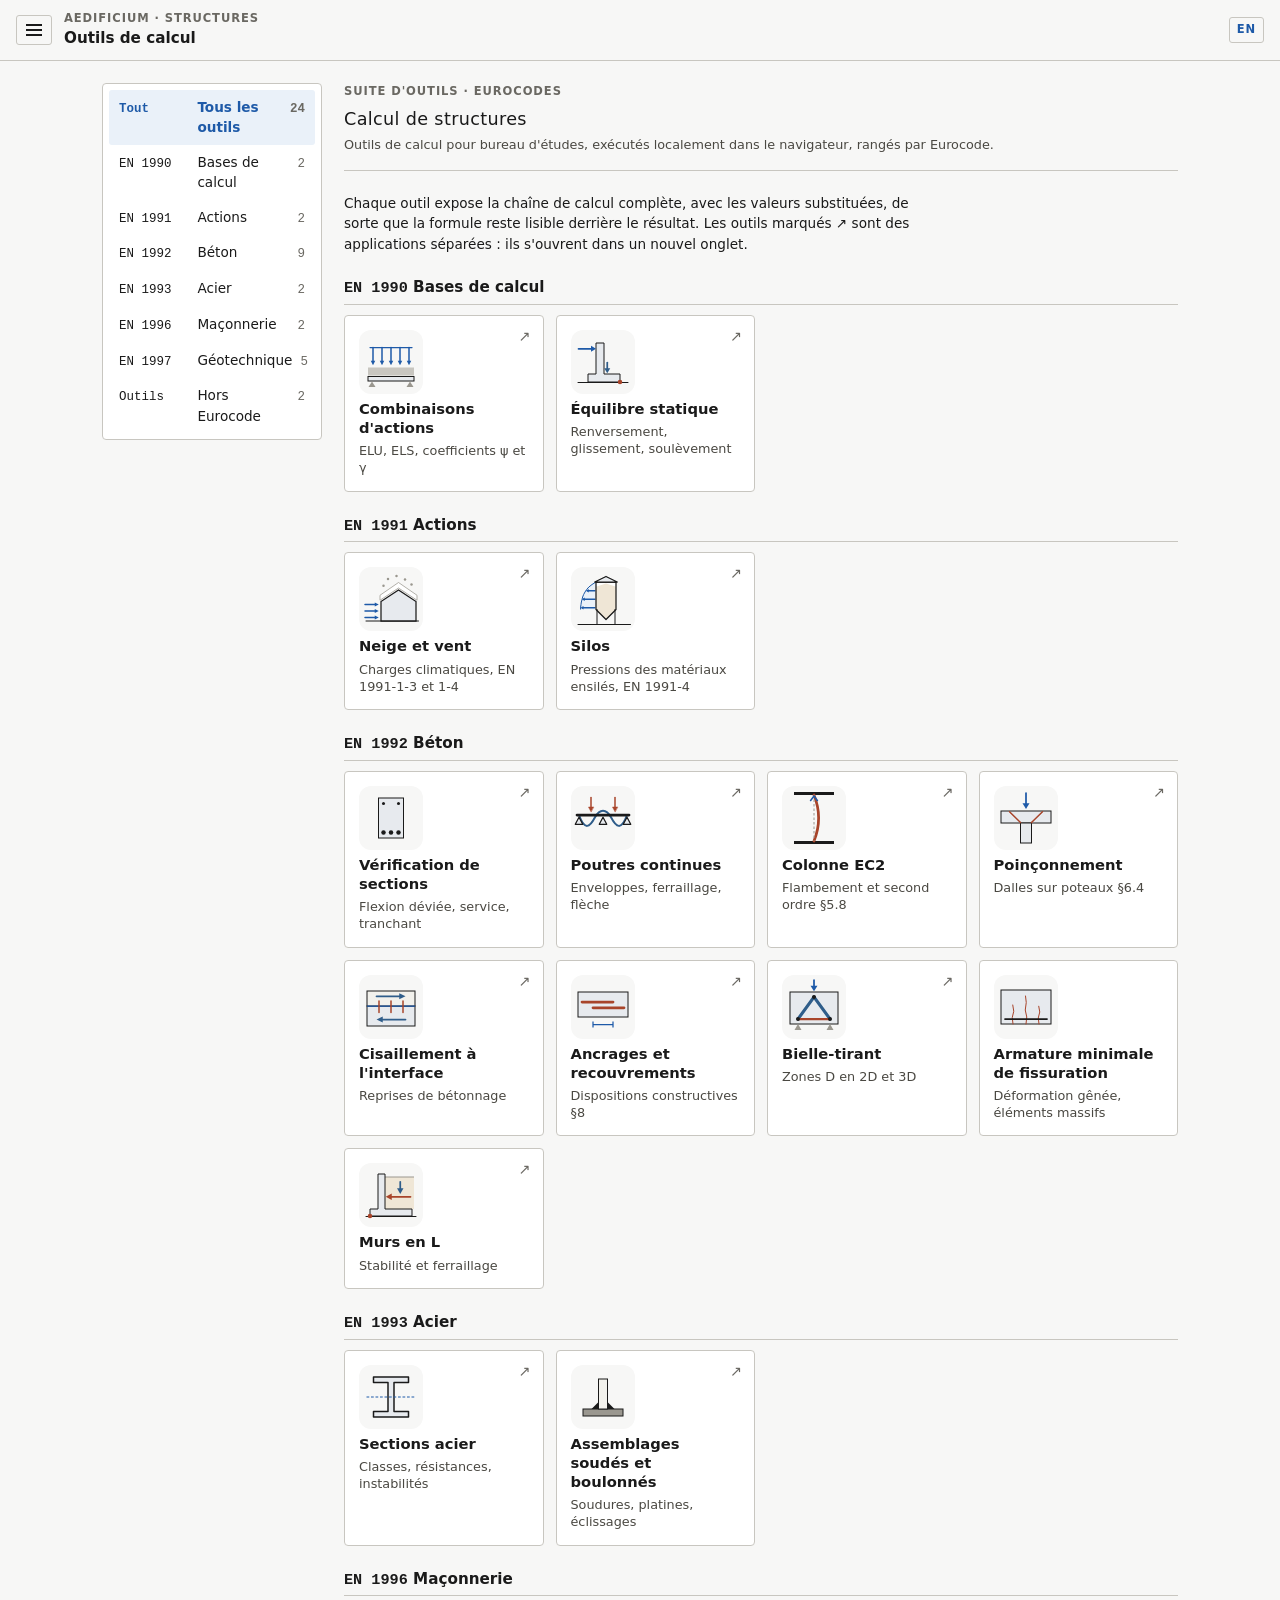
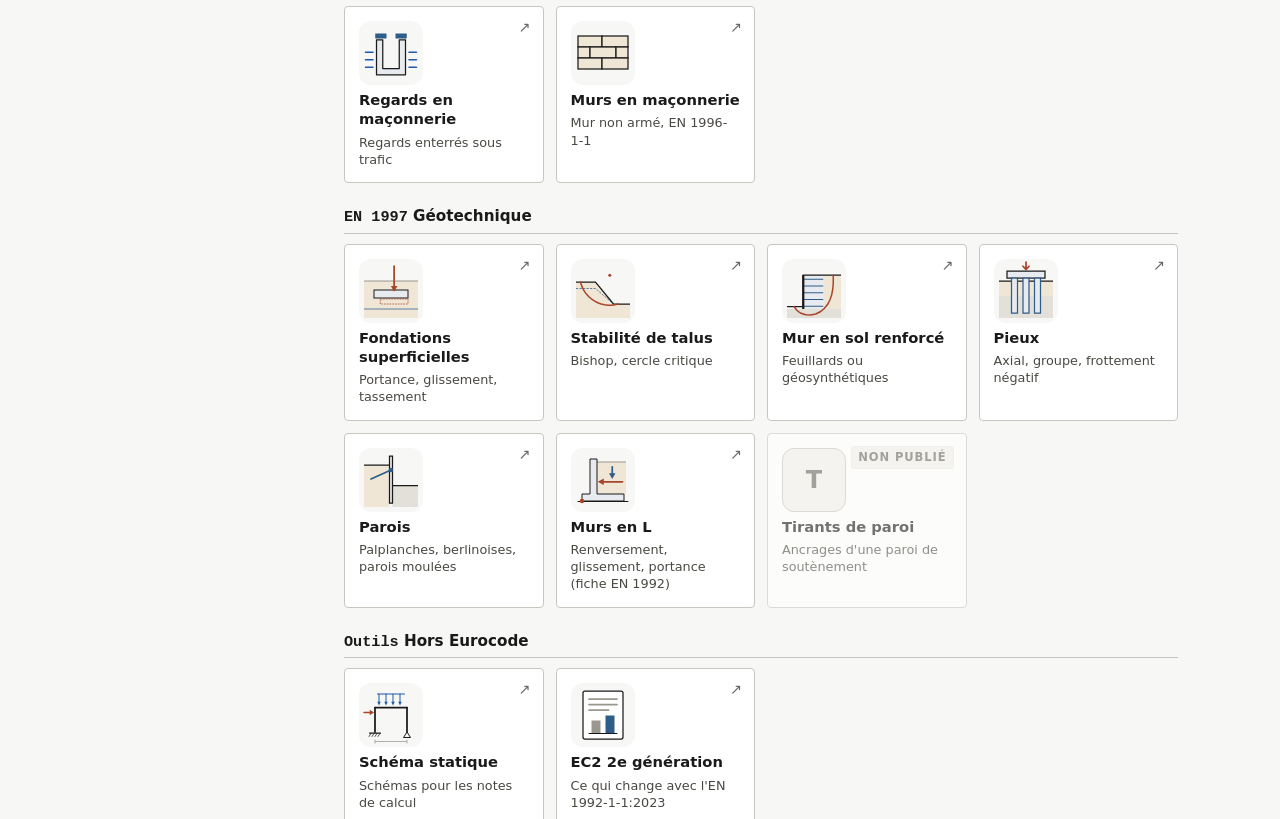
<file: index.html>
<!DOCTYPE html>
<html lang="fr">
<head>
<meta charset="UTF-8">
<meta name="viewport" content="width=device-width, initial-scale=1.0">
<title>Aedificium · Outils de calcul de structures</title>
<link rel="stylesheet" href="./hub.css">
</head>
<body>
<div class="app">
  <div class="scrim" onclick="toggleNav(false)"></div>

  <aside class="nav" id="nav">
    <div class="brand">
      <div class="eyebrow">Aedificium · Structures</div>
      <div class="name">Outils de calcul</div>
      <div class="desc">Bureau d'études · Eurocodes</div>
    </div>
    <nav class="menu" id="menu"></nav>
    <div class="nav-foot">
      Calculs exécutés localement, sans transmission de données. Eurocodes, 1<sup>re</sup> génération, valeurs recommandées.
    </div>
  </aside>

  <main>
    <div class="topbar">
      <button class="hamb" id="hamb" aria-label="Menu" aria-controls="nav" aria-expanded="false"
              onclick="toggleNav(!document.body.classList.contains('nav-open'))"><span></span><span></span><span></span></button>
      <div><div class="t-eyebrow">Aedificium · Structures</div><div class="t-name">Outils de calcul</div></div>
      <a class="barre-langue" id="langue" href="en/" hreflang="en" lang="en" aria-label="English version">EN</a>
    </div>
    <div class="view-wrap"><div id="view"></div></div>
  </main>
</div>

<!--
  Charge AVANT hub.js : les deux sont des scripts classiques et partagent la
  portee globale, donc `armatureMinimaleBridage` y est visible. Les passer en
  module casserait les `onclick` en ligne de la page.
-->
<script src="./asmin.js"></script>
<script src="./hub.js"></script>
<script type="module" src="./projets/page.js"></script>
</body>
</html>
</file>
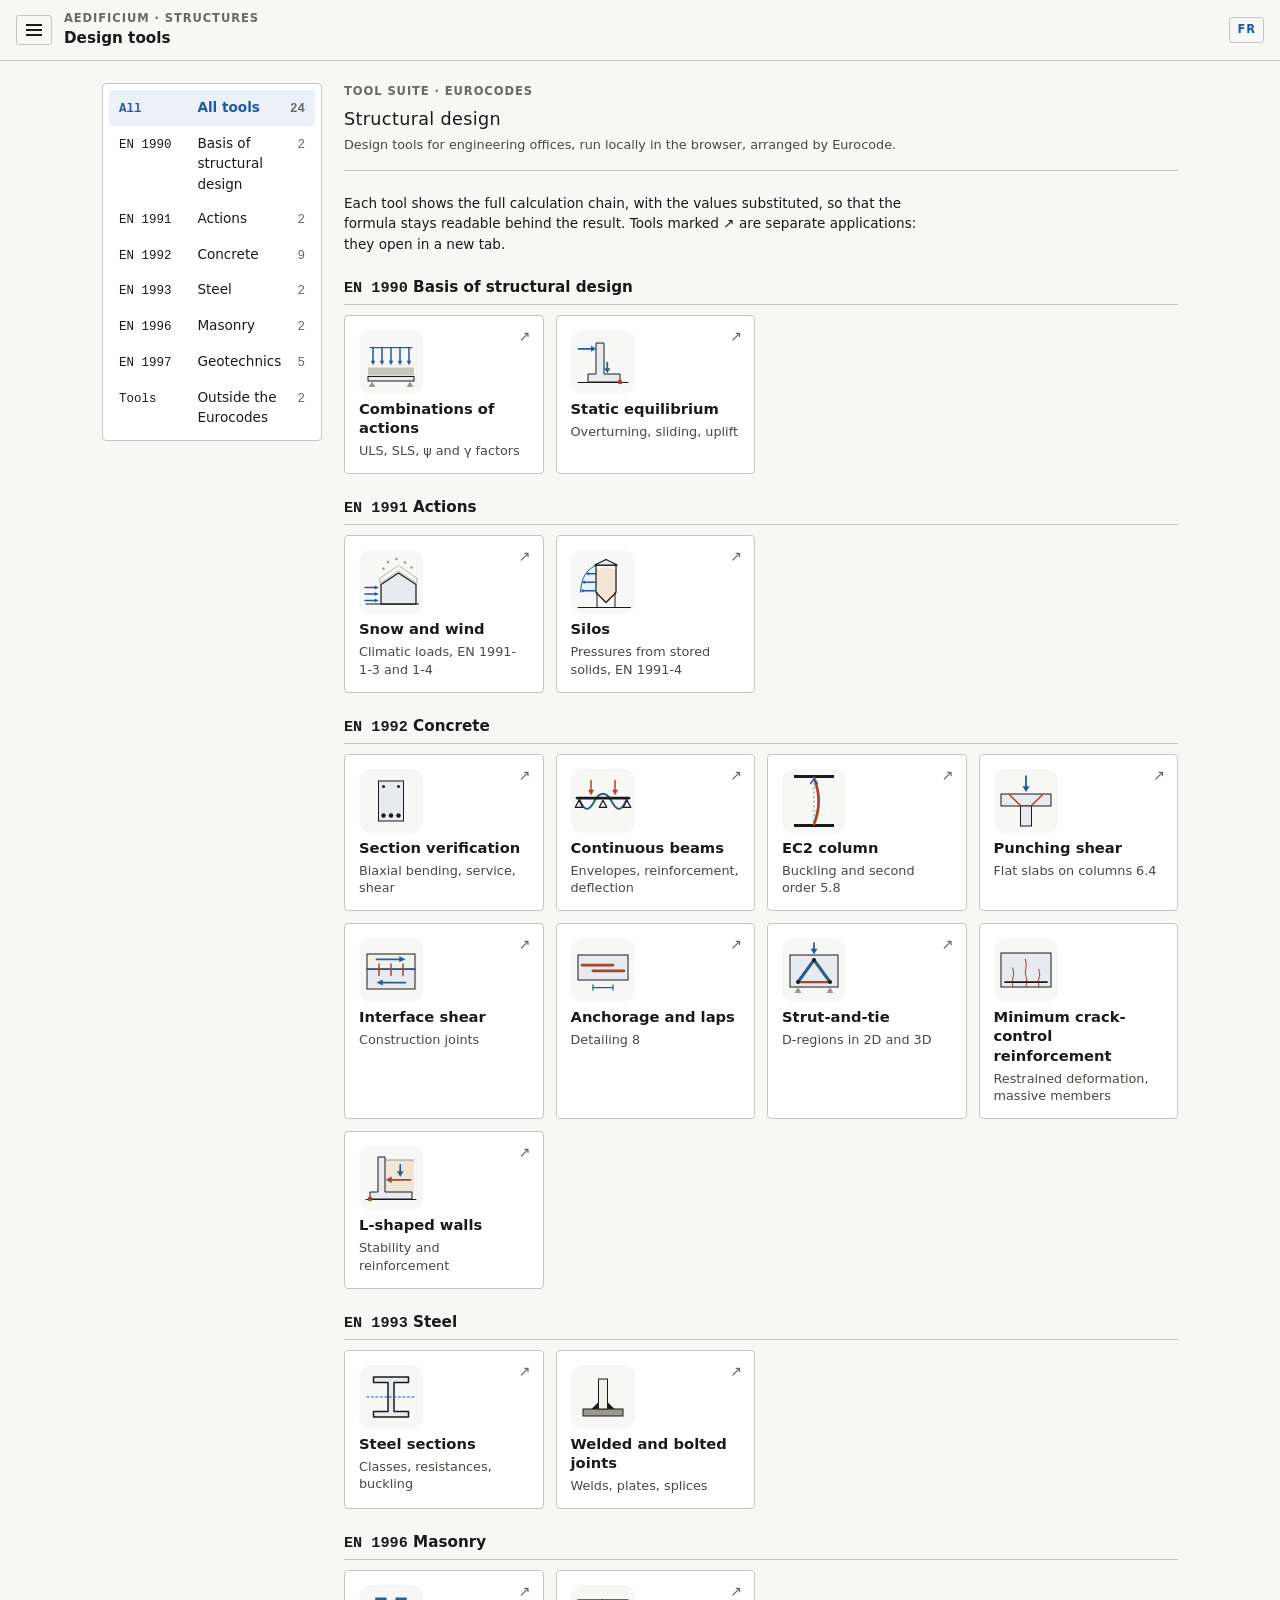
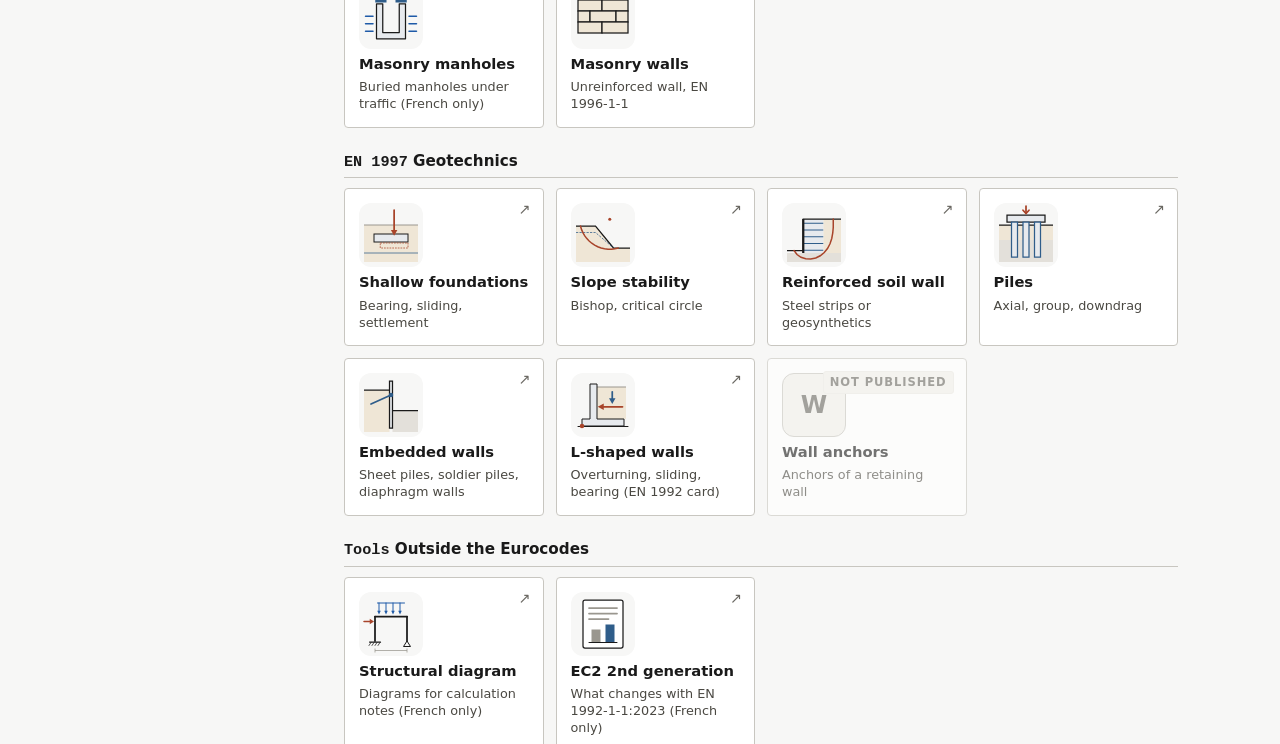
<file: en/index.html>
<!DOCTYPE html>
<html lang="en">
<head>
<meta charset="UTF-8">
<meta name="viewport" content="width=device-width, initial-scale=1.0">
<title>Aedificium · Structural design tools</title>
<link rel="stylesheet" href="../hub.css">
</head>
<body>
<div class="app">
  <div class="scrim" onclick="toggleNav(false)"></div>

  <aside class="nav" id="nav">
    <div class="brand">
      <div class="eyebrow">Aedificium · Structures</div>
      <div class="name">Design tools</div>
      <div class="desc">Engineering office · Eurocodes</div>
    </div>
    <nav class="menu" id="menu"></nav>
    <div class="nav-foot">
      Calculations run locally, with no data sent. Eurocodes, 1<sup>st</sup> generation, recommended values.
    </div>
  </aside>

  <main>
    <div class="topbar">
      <button class="hamb" id="hamb" aria-label="Menu" aria-controls="nav" aria-expanded="false"
              onclick="toggleNav(!document.body.classList.contains('nav-open'))"><span></span><span></span><span></span></button>
      <div><div class="t-eyebrow">Aedificium · Structures</div><div class="t-name">Design tools</div></div>
      <a class="barre-langue" id="langue" href="../" hreflang="fr" lang="fr" aria-label="Version française">FR</a>
    </div>
    <div class="view-wrap"><div id="view"></div></div>
  </main>
</div>

<!--
  Charge AVANT hub.js : les deux sont des scripts classiques et partagent la
  portee globale, donc `armatureMinimaleBridage` y est visible. Les passer en
  module casserait les `onclick` en ligne de la page.
-->
<script src="../asmin.js"></script>
<script src="../hub.js"></script>
<script type="module" src="../projets/page.js"></script>
</body>
</html>
</file>
<file: hub.css>
:root{
    /* ---- Chassis ---- */
    --fond:#f7f7f6;             /* fond de page */
    --surface:#ffffff;          /* cartes, panneaux, champs */
    --surface-appui:#f2f1ec;    /* en-tetes de tableau, boutons au repos, blocs d'attente */
    --texte:#1a1a1a;
    --texte-doux:#4a4842;       /* notes, libelles de ligne, corps secondaire */
    --texte-faible:#6a6862;     /* legend, sous-titres, surtitres */
    --bordure:#c8c6c0;          /* filet structurant : cadres, champs, separateurs */
    --bordure-douce:#eceae4;    /* filet interne : lignes de liste, lignes de tableau */

    /* ---- Interface ---- */
    --accent:#1e5aa8;           /* focus, liens, etat actif — JAMAIS une couleur de sens */
    --accent-doux:#eaf1f9;      /* fond d'un champ actif, surlignage de zone */

    /* ---- Couleurs de sens ---- */
    --compression:#2f5d8a;      /* bielle, beton comprime, domaine resistant */
    --traction:#a8442a;         /* tirant, acier tendu, point sollicitant */
    --beton:#e7eaee;            /* aplat de matiere dans les traces */
    --neutre:#9a978f;           /* barre a effort nul, reperes de cotation */

    /* ---- Verdicts : trois etats, pas quatre ---- */
    --ok:#1f6f3f;      --ok-fond:#eaf4ee;
    --alerte:#8a6d00;  --alerte-fond:#fdf6e3;
    --refus:#a52121;   --refus-fond:#f8ecec;

    /* ---- Typographie ---- */
    --sans:system-ui,-apple-system,'Segoe UI',Roboto,sans-serif;
    --mono:ui-monospace,SFMono-Regular,Menlo,Consolas,monospace;

    /* ---- Rayons ---- */
    --rayon:4px;                /* cartes, panneaux, fieldsets */
    --rayon-petit:3px;          /* champs, boutons, pastilles */

    color-scheme:light;

    /* ---- Gabarit propre au hub ---- */
    --nav:252px;
  }
  *{box-sizing:border-box}
  html{-webkit-text-size-adjust:100%}
  body{margin:0;color:var(--texte);background:var(--fond);font-family:var(--sans);font-size:14px;line-height:1.5}
  :focus-visible{outline:2px solid var(--accent);outline-offset:1px}

  /* Tout nombre, toute unite : monoespace tabulaire. Le monoespace ne sert
     jamais de police de titre. */
  .field .u,.card .val,.kv,.step,.verdict,table,input[type=number]{
    font-family:var(--mono);font-variant-numeric:tabular-nums}

  /* Surtitres, libelles de panneau, pastilles et boutons : sans, majuscules
     espacees. */
  .eyebrow,.t-eyebrow,.menu-group-lbl,.subh,.tag,.card .k,.tuile .status,.placeholder .big,caption,.step.head,.verdict small,
  button.tool,details.adv summary,details.deriv summary,.panel-h{
    font-family:var(--sans);font-size:.72rem;letter-spacing:.08em;
    text-transform:uppercase;font-weight:600}

  /* ---------- App shell ---------- */
  /*
   * Le volet de navigation est un TIROIR, a toutes les largeurs.
   *
   * Il occupait auparavant une colonne permanente de 252 px sur grand ecran.
   * Un menu de six entrees, qu'on consulte quelques secondes puis plus du
   * tout, n'a pas a retenir un quart de la largeur pendant qu'on saisit. Il
   * s'ouvre donc sur demande, par l'icone a trois barres, et se referme des
   * qu'on a choisi — au clic sur le voile, a la touche Echap, ou en changeant
   * de page.
   */
  .app{display:grid;grid-template-columns:1fr;min-height:100vh}
  aside.nav{
    background:var(--surface);border-right:1px solid var(--bordure);
    position:fixed;left:0;top:0;width:var(--nav);height:100vh;overflow-y:auto;
    display:flex;flex-direction:column;z-index:40;
    /* Ferme, le volet sort AUSSI de l'ordre de tabulation : `visibility`
       fait ce que `transform` seul ne fait pas. */
    transform:translateX(-100%);visibility:hidden;
    transition:transform .2s, visibility .2s;
  }
  body.nav-open aside.nav{transform:translateX(0);visibility:visible}
  .brand{padding:20px 18px 16px;border-bottom:1px solid var(--bordure-douce)}
  .brand .eyebrow{color:var(--texte-faible)}
  .brand .name{font-size:.95rem;font-weight:600;margin-top:3px}
  .brand .desc{font-size:.8rem;color:var(--texte-doux);margin-top:2px}
  nav.menu{padding:10px 0;flex:1}
  .menu-group{padding:12px 18px 4px}
  .menu-group-lbl{color:var(--texte-faible)}
  a.item,span.item{
    display:flex;align-items:center;justify-content:space-between;gap:8px;
    padding:8px 18px 8px 16px;font-size:.85rem;color:var(--texte);text-decoration:none;
    border-left:3px solid transparent;cursor:pointer;
  }
  a.item:hover{background:var(--fond)}
  a.item.active{background:var(--accent-doux);border-left-color:var(--accent);color:var(--accent);font-weight:600}
  a.item:focus-visible{outline-offset:-2px}
  span.item.disabled{color:var(--texte-faible);cursor:default}
  .tag{padding:2px 6px;border-radius:var(--rayon-petit);background:var(--surface-appui);
    color:var(--texte-faible);border:1px solid var(--bordure-douce)}
  .nav-foot{padding:14px 18px;border-top:1px solid var(--bordure-douce);font-size:.8rem;color:var(--texte-doux);line-height:1.45}

  main{min-width:0}

  /*
   * La barre du haut porte l'icone du tiroir et l'identite de la suite. Elle
   * reste collee en haut : le menu doit etre atteignable sans remonter la
   * page.
   */
  .topbar{display:flex;align-items:center;gap:12px;position:sticky;top:0;z-index:30;
    background:var(--fond);border-bottom:1px solid var(--bordure);padding:10px 16px}
  .topbar .t-name{font-weight:600;font-size:.95rem}
  .topbar .t-eyebrow{color:var(--texte-faible)}
  .hamb{display:inline-flex;flex-direction:column;gap:3px;background:none;
    border:1px solid var(--bordure);border-radius:var(--rayon-petit);padding:8px 9px;cursor:pointer}
  .hamb:hover{background:var(--surface-appui)}
  .hamb span{width:16px;height:2px;background:var(--texte);display:block}

  /*
   * Le voile n'existe QUE volet ouvert. Sans la regle de base `display:none`,
   * il redevient un div ordinaire, donc une CELLULE de la grille `.app` :
   * il occupait la premiere colonne et repoussait le contenu hors de l'ecran.
   */
  .scrim{display:none;position:fixed;inset:0;background:var(--texte);opacity:.35;z-index:35}
  body.nav-open .scrim{display:block}

  .view-wrap{max-width:1120px;margin:0 auto;padding:0 22px}

  .page-h{display:flex;justify-content:space-between;align-items:flex-end;gap:20px;flex-wrap:wrap;
    padding:22px 0 16px;border-bottom:1px solid var(--bordure);margin-bottom:22px}
  .page-h .eyebrow{color:var(--texte-faible)}
  .page-h h1{font-size:1.1rem;margin:6px 0 2px;letter-spacing:.02em;font-weight:400}
  .page-h .sub{color:var(--texte-doux);font-size:.8rem}
  .verdict{font-size:.85rem;border-left:3px solid;border-radius:var(--rayon);padding:9px 13px;white-space:nowrap;font-weight:600}
  .verdict small{display:block;font-weight:400;color:inherit}
  .v-ok{color:var(--ok);border-color:var(--ok);background:var(--ok-fond)}
  .v-no{color:var(--refus);border-color:var(--refus);background:var(--refus-fond)}

  /* ---------- Accueil : tableau de bord par Eurocode ---------- */
  .tb{display:grid;grid-template-columns:220px minmax(0,1fr);gap:22px;padding-top:22px}
  .tb-nav{display:flex;flex-direction:column;align-self:start;position:sticky;top:72px;
    background:var(--surface);border:1px solid var(--bordure);border-radius:var(--rayon);padding:6px}
  .tb-nav a{display:flex;gap:8px;align-items:baseline;padding:7px 10px;border-radius:var(--rayon-petit);
    color:var(--texte);text-decoration:none;font-size:.85rem}
  .tb-nav a:hover{background:var(--fond)}
  .tb-nav a.actif{background:var(--accent-doux);color:var(--accent);font-weight:600}
  .tb-nav .num{font-family:var(--mono);font-size:.78rem;min-width:4.4rem}
  .tb-nav i{margin-left:auto;font-style:normal;font-family:var(--mono);font-size:.78rem;color:var(--texte-faible)}
  .tb-main .page-h{padding-top:0}
  .tb-main .lead{font-size:.85rem;max-width:68ch;margin:0 0 8px}
  .tb-groupe{margin:22px 0 0}
  .tb-groupe h2{font-size:.95rem;font-weight:600;margin:0 0 10px;padding-bottom:4px;border-bottom:1px solid var(--bordure)}
  .tb-groupe h2 a{color:inherit;text-decoration:none}
  .tb-groupe h2 a:hover{color:var(--accent)}
  .tb-groupe .num,.tb-main .num{font-family:var(--mono)}
  .tuiles{display:grid;grid-template-columns:repeat(auto-fill,minmax(180px,1fr));gap:12px}
  .tuiles.detail{grid-template-columns:repeat(auto-fill,minmax(260px,1fr))}
  .tuile{position:relative;display:flex;flex-direction:column;align-items:flex-start;gap:5px;
    background:var(--surface);border:1px solid var(--bordure);border-radius:var(--rayon);padding:14px;
    color:inherit;text-decoration:none;transition:border-color .15s}
  a.tuile:hover{border-color:var(--accent)}
  .tuile .ic{width:64px;height:64px;border-radius:12px;flex:none}
  .ic-vide{display:inline-flex;align-items:center;justify-content:center;background:var(--surface-appui);
    border:1px solid var(--bordure);color:var(--texte-faible);font-weight:600;font-size:1.5rem}
  .tuile b{font-size:.92rem;line-height:1.3}
  .tuile small{font-size:.8rem;color:var(--texte-doux);line-height:1.35}
  .tuile .long{display:none;font-size:.82rem;color:var(--texte-doux);margin:4px 0 0}
  .tuiles.detail .long{display:block}
  .tuile .ext{position:absolute;top:10px;right:12px;color:var(--texte-faible);font-size:.9rem}
  /* Pastille d'etat : information, pas verdict, donc pas de couleur de sens. */
  .tuile .status{position:absolute;top:12px;right:12px;padding:2px 6px;border-radius:var(--rayon-petit);
    background:var(--surface-appui);color:var(--texte-faible);border:1px solid var(--bordure-douce)}
  .tuile.attente{opacity:.6}
  .sr{position:absolute;width:1px;height:1px;overflow:hidden;clip:rect(0 0 0 0);white-space:nowrap}
  .menu-group a.menu-group-lbl{color:var(--texte-faible);text-decoration:none}
  .menu-group a.menu-group-lbl:hover,.menu-group a.menu-group-lbl.active{color:var(--accent)}
  @media(max-width:760px){
    .tb{grid-template-columns:1fr;gap:14px;padding-top:14px}
    .tb-nav{position:static;flex-direction:row;overflow-x:auto;padding:4px}
    .tb-nav a{white-space:nowrap;flex:none}
    .tb-nav .num{min-width:0}
    .tuiles{grid-template-columns:repeat(auto-fill,minmax(150px,1fr));gap:10px}
    .tuiles.detail{grid-template-columns:1fr}
    .tuile{padding:12px}
    .tuile .ic{width:52px;height:52px;border-radius:10px}
  }

  /* ---------- shared building blocks (fissuration) ---------- */
  .grid{display:grid;grid-template-columns:340px 1fr;gap:22px;margin:0 0 22px}
  @media(max-width:900px){.grid{grid-template-columns:1fr}}
  .panel{background:var(--surface);border:1px solid var(--bordure);border-radius:var(--rayon)}
  .panel-h{color:var(--texte-faible);background:var(--surface-appui);
    border-bottom:1px solid var(--bordure-douce);padding:9px 14px;display:flex;align-items:center;gap:8px}
  .panel-h .num{color:var(--accent)}
  .panel-b{padding:12px 14px}
  .field{display:grid;grid-template-columns:1fr 96px;align-items:center;gap:8px;margin:8px 0;font-size:.85rem}
  .field .u{font-size:.8rem;color:var(--texte-doux);text-align:left;grid-column:2;margin-top:-4px}
  .field.stack{grid-template-columns:1fr}
  input,select{padding:.28rem .4rem;border:1px solid var(--bordure);border-radius:var(--rayon-petit);
    background:var(--surface);color:inherit;font:inherit;width:100%}
  input[type=number]{font-family:var(--mono);font-variant-numeric:tabular-nums;text-align:right;-moz-appearance:textfield}
  select{text-align:left}
  /* Le champ n'est habille d'accent-doux que pendant la saisie. */
  input:focus,select:focus{background:var(--accent-doux)}
  .note{font-size:.8rem;color:var(--texte-doux);margin:2px 0 10px;line-height:1.35}
  .grp{border-top:1px solid var(--bordure-douce);margin-top:6px;padding-top:8px}
  .grp:first-child{border-top:0;margin-top:0;padding-top:0}
  .subh{color:var(--texte-faible);padding:0 0 4px}
  details.adv summary{cursor:pointer;color:var(--texte-faible);padding:6px 0}
  details.adv[open] summary{color:var(--texte)}

  .draw-wrap{background:var(--surface);border:1px solid var(--bordure);border-radius:var(--rayon);margin-bottom:22px}
  .draw-b{padding:6px}
  svg.section{display:block;width:100%;height:auto;background:var(--surface);
    border:1px solid var(--bordure-douce);border-radius:var(--rayon-petit)}
  .legend{display:flex;gap:16px;flex-wrap:wrap;font-size:.8rem;color:var(--texte-doux);padding:8px 12px;border-top:1px solid var(--bordure-douce)}
  .legend i{display:inline-block;width:11px;height:11px;margin-right:5px;vertical-align:-1px;border-radius:1px}

  .cards{display:grid;grid-template-columns:1fr 1fr;gap:12px;margin-bottom:12px}
  @media(max-width:520px){.cards{grid-template-columns:1fr}}
  .card{border:1px solid var(--bordure);border-radius:var(--rayon);padding:12px 14px;background:var(--surface)}
  .card .k{color:var(--texte-faible)}
  .card .val{font-size:1.1rem;font-weight:600;margin-top:2px;line-height:1.1}
  .card .val small{font-size:.8rem;color:var(--texte-doux);font-weight:400}
  .card .x{font-family:var(--sans);font-size:.8rem;color:var(--texte-doux);margin-top:3px}
  .card.gov{border-color:var(--accent);background:var(--accent-doux)}
  .card.gov .val{color:var(--accent)}

  /* Verdict : lisere gauche de 3px, fond *-fond, texte en couleur pleine. */
  .verif{border:1px solid var(--bordure);border-radius:var(--rayon);overflow:hidden}
  .verif.ok{border-left:3px solid var(--ok)} .verif.no{border-left:3px solid var(--refus)}
  .verif-h{padding:10px 14px;font-size:.85rem;font-weight:600;display:flex;justify-content:space-between;align-items:center;gap:10px}
  .verif.ok .verif-h{background:var(--ok-fond);color:var(--ok)}
  .verif.no .verif-h{background:var(--refus-fond);color:var(--refus)}
  .verif-b{padding:6px 14px 12px}
  .kv{display:flex;justify-content:space-between;gap:10px;font-size:.85rem;padding:5px 0;border-bottom:1px solid var(--bordure-douce)}
  .kv:last-child{border-bottom:0}
  .kv .lab{font-family:var(--sans);color:var(--texte-doux)}

  details.deriv{margin-top:14px;background:var(--surface);border:1px solid var(--bordure);border-radius:var(--rayon)}
  details.deriv summary{cursor:pointer;color:var(--texte-faible);padding:11px 14px;list-style:none}
  details.deriv summary::-webkit-details-marker{display:none}
  details.deriv summary::before{content:"▸ ";color:var(--accent)}
  details.deriv[open] summary::before{content:"▾ "}
  .deriv-b{padding:2px 14px 14px;border-top:1px solid var(--bordure-douce)}
  .step{font-size:.85rem;padding:7px 0;border-bottom:1px solid var(--bordure-douce);display:grid;grid-template-columns:150px 1fr auto;gap:10px;align-items:baseline}
  @media(max-width:600px){.step{grid-template-columns:1fr}}
  .step .sym{color:var(--accent)}
  .step .expr{color:var(--texte-doux);word-break:break-word}
  .step .res{text-align:right;white-space:nowrap}
  .step.head{grid-template-columns:1fr;border-bottom:1px solid var(--bordure);color:var(--texte-faible);margin-top:8px;padding-bottom:4px}

  .ref{margin:22px 0}
  table{border-collapse:collapse;width:100%;font-size:.85rem;background:var(--surface)}
  th,td{border-bottom:1px solid var(--bordure-douce);padding:5px 8px;text-align:center;font-weight:400}
  th{background:var(--surface-appui);color:var(--texte-doux)}
  td.l,th.l{text-align:left}
  caption{text-align:left;color:var(--texte-faible);padding:10px 0 6px}

  .foot{border-top:1px solid var(--bordure);padding:18px 0 40px;color:var(--texte-doux);font-size:.8rem;line-height:1.5;margin-top:22px}
  .foot b{color:var(--texte)}
  .tools{display:flex;gap:10px;margin:0 0 12px;flex-wrap:wrap}
  button.tool{cursor:pointer;padding:.32rem .7rem;border:1px solid var(--bordure);border-radius:var(--rayon-petit);
    background:var(--surface-appui);color:inherit}
  button.tool:hover{background:color-mix(in srgb, var(--surface-appui) 95%, var(--texte))}

  /* Attente : bloc gris, pas un verdict — donc pas de lisere colore. */
  .placeholder{border:1px solid var(--bordure);border-radius:var(--rayon);background:var(--surface-appui);padding:34px 24px;text-align:center;margin:8px 0}
  .placeholder .big{color:var(--texte-faible)}
  .placeholder p{max-width:52ch;margin:10px auto 0;color:var(--texte-doux);font-size:.85rem}

  @media print{
    body{background:#fff}
    .app{grid-template-columns:1fr}
    aside.nav,.topbar,.hamb,.scrim,.tools,button.tool,details.deriv,details.adv{display:none!important}
    input,select{border:0;background:none;padding:0}
  }
  @media(prefers-reduced-motion:no-preference){
    .card .val,.verif,.verdict,.tuile{transition:.18s}
  }
  @media(prefers-reduced-motion:reduce){
    aside.nav{transition:none}
  }

/* Une valeur forcee hors du domaine physique n'est pas un echec de
   verification : c'est un AVERTISSEMENT. D'ou la couleur d'alerte, jamais
   celle du refus — « une couleur de sens ne sert jamais de decor » vaut
   aussi dans l'autre sens. */
.avert{margin:0 0 12px}
.avert ul{margin:0;padding:10px 14px 10px 28px;list-style:disc;
  background:var(--alerte-fond);border-left:3px solid var(--alerte);
  border-radius:var(--rayon-petit);color:var(--alerte);font-size:.82rem;line-height:1.45}
.avert li+li{margin-top:6px}

/* Lien de langue FR / EN, a droite de la barre du haut. */
.topbar .barre-langue{margin-left:auto;font-size:.72rem;font-weight:600;letter-spacing:.08em;
  color:var(--accent);text-decoration:none;border:1px solid var(--bordure);
  border-radius:var(--rayon-petit);padding:3px 7px}
.topbar .barre-langue:hover{background:var(--accent-doux)}

/* ---------- Mes projets (etape 9.5) ---------- */
.pj-actions{display:flex;flex-wrap:wrap;gap:6px;margin:10px 0 14px}
.pj-actions.pj-serre{margin:6px 0 8px}
.pj-actions button,.pj-bouton,.pj-ajout button,.pj-dialogue button{font:inherit;font-size:.82rem;
  padding:5px 11px;border:1px solid var(--bordure);border-radius:var(--rayon-petit);
  background:var(--surface-appui);color:var(--texte);cursor:pointer}
.pj-actions button:hover,.pj-bouton:hover,.pj-ajout button:hover{background:var(--accent-doux)}
button.pj-principal,.pj-dialogue button.pj-principal{background:var(--accent);border-color:var(--accent);color:#fff}
button.pj-principal:hover{background:var(--accent);filter:brightness(1.1)}
button.pj-danger{color:var(--refus)}
.pj-vide,.pj-note{color:var(--texte-doux);margin:8px 0}
.pj-note{font-size:.82rem}
.pj-liste{list-style:none;margin:0;padding:0;border:1px solid var(--bordure);border-radius:var(--rayon);background:var(--surface)}
.pj-liste li+li{border-top:1px solid var(--bordure-douce)}
.pj-liste a{display:flex;justify-content:space-between;gap:12px;padding:10px 14px;color:var(--texte);text-decoration:none}
.pj-liste a:hover{background:var(--accent-doux)}
.pj-nom{font-weight:600}
.pj-date{color:var(--texte-faible);font-size:.82rem}
.pj-cadre{display:grid;grid-template-columns:minmax(220px,320px) 1fr;gap:14px;align-items:start}
@media (max-width:760px){.pj-cadre{grid-template-columns:1fr}}
.pj-arbre,.pj-detail{border:1px solid var(--bordure);border-radius:var(--rayon);background:var(--surface);padding:10px 12px;min-width:0}
.pj-arbre ul{list-style:none;margin:0;padding:0 0 0 14px}
.pj-arbre>ul{padding-left:0}
.pj-noeud{display:flex;align-items:baseline;gap:6px;width:100%;text-align:left;font:inherit;
  padding:3px 6px;border:0;border-radius:var(--rayon-petit);background:none;color:var(--texte);cursor:pointer}
.pj-noeud:hover{background:var(--accent-doux)}
.pj-noeud.pj-sel{background:var(--accent-doux);outline:1px solid var(--accent)}
.pj-noeud.pj-coupe{opacity:.5;font-style:italic}
.pj-racine{font-weight:600}
.pj-dossier{font-weight:600}
.pj-ic{color:var(--texte-faible);width:1em;flex:none}
.pj-calcul{color:var(--texte-doux);font-size:.88rem}
.pj-compte{margin-left:auto;color:var(--texte-faible);font-size:.76rem;white-space:nowrap}
.pj-detail h2{margin:2px 0 4px;font-size:1.15rem}
.pj-calc{border-top:1px solid var(--bordure-douce);padding-top:10px;margin-top:10px}
.pj-calc h3{margin:0 0 6px;font-size:1rem}
.pj-calc h3 small{color:var(--texte-faible);font-weight:400}
.pj-feuilles{width:100%;border-collapse:collapse;font-family:var(--sans);font-size:.86rem}
.pj-feuilles th,.pj-feuilles td{padding:5px 8px;border-bottom:1px solid var(--bordure-douce);text-align:left}
.pj-feuilles th{background:var(--surface-appui);font-size:.72rem;letter-spacing:.06em;text-transform:uppercase}
.pj-statut{font-size:.74rem;padding:1px 7px;border-radius:var(--rayon-petit);white-space:nowrap}
.pj-statut.pj-justifier{background:var(--ok-fond);color:var(--ok)}
.pj-statut.pj-etude{background:var(--surface-appui);color:var(--texte-doux)}
.pj-ajout{display:flex;flex-wrap:wrap;gap:8px;align-items:end;margin-top:14px}
.pj-ajout label{display:flex;flex-direction:column;gap:3px;font-size:.82rem;color:var(--texte-doux)}
.pj-ajout select{font:inherit;padding:4px 6px;border:1px solid var(--bordure);border-radius:var(--rayon-petit);background:var(--surface)}
.pj-dialogue{border:1px solid var(--bordure);border-radius:var(--rayon);padding:16px 18px;max-width:min(440px,calc(100vw - 32px));background:var(--surface);color:var(--texte)}
.pj-dialogue::backdrop{background:rgba(26,26,26,.25)}
.pj-q{display:flex;flex-direction:column;gap:6px;margin:0 0 12px}
.pj-q input{font:inherit;padding:6px 8px;border:1px solid var(--bordure);border-radius:var(--rayon-petit)}
.pj-boutons{display:flex;justify-content:flex-end;gap:8px}
.pj-ligne{display:flex;flex-direction:column;gap:2px;min-width:0}
.pj-contenu{color:var(--texte-doux);font-size:.8rem}
.page-h:has(.pj-changer){display:flex;justify-content:space-between;align-items:flex-end;gap:12px;flex-wrap:wrap}
.pj-changer{display:flex;flex-direction:column;gap:3px;font-size:.78rem;color:var(--texte-faible)}
.pj-changer select{font:inherit;font-size:.86rem;padding:4px 6px;border:1px solid var(--bordure);border-radius:var(--rayon-petit);background:var(--surface);color:var(--texte);max-width:260px}
.pj-pastille{display:inline-block;min-width:1.2em;margin-right:4px;font-weight:700;text-align:center}
.pj-v-ok{color:#2e7d4f}.pj-v-alerte{color:#b26a00}.pj-v-ko{color:#b3261e}.pj-v-perime{color:#6a6862}

/* Rappel d'export des projets (audit du 10/11/2026, R7) : un avertissement, pas un refus. */
.pj-rappel{margin:0 0 12px;padding:8px 12px;background:var(--alerte-fond);border-left:3px solid var(--alerte);
  border-radius:var(--rayon-petit);color:var(--alerte);font-size:.82rem;line-height:1.45}
.pj-a-exporter{color:var(--alerte);font-weight:600}
</file>
